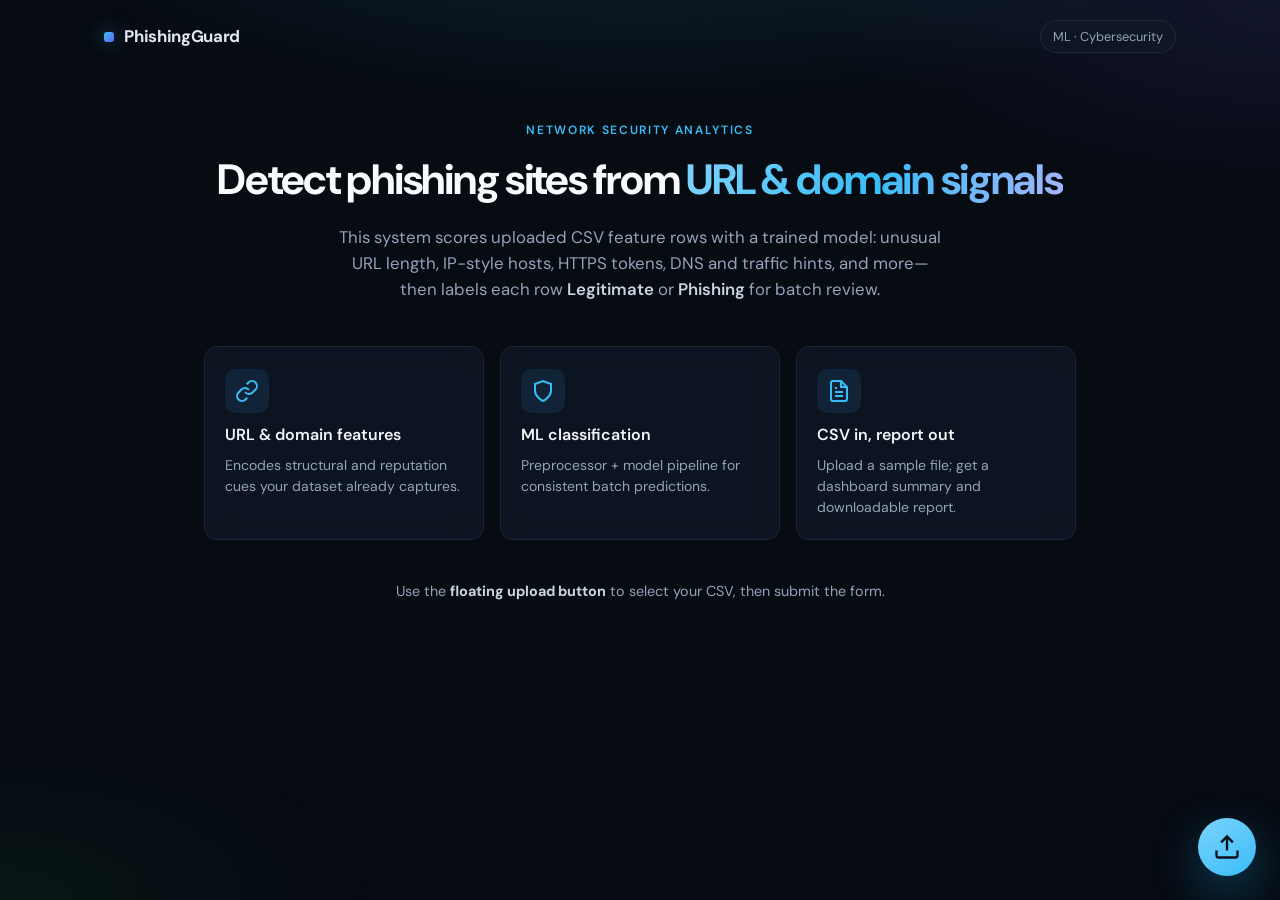
<file: templates/index.html>
<!DOCTYPE html>
<html lang="en">

<head>
    <meta charset="UTF-8">
    <meta name="viewport" content="width=device-width, initial-scale=1.0">
    <title>PhishingGuard — URL Intelligence</title>
    <link rel="preconnect" href="https://fonts.googleapis.com">
    <link rel="preconnect" href="https://fonts.gstatic.com" crossorigin>
    <link
        href="https://fonts.googleapis.com/css2?family=DM+Sans:ital,opsz,wght@0,9..40,400;0,9..40,500;0,9..40,600;0,9..40,700&display=swap"
        rel="stylesheet">
    <link rel="stylesheet" href="/static/style.css">
</head>

<body class="page-home">
    <div class="bg-mesh" aria-hidden="true"></div>

    <header class="top-nav">
        <a href="/" class="brand">
            <span class="brand-mark"></span>
            <span class="brand-text">PhishingGuard</span>
        </a>
        <span class="nav-tag">ML · Cybersecurity</span>
    </header>

    <main class="home-main">
        <section class="hero">
            <p class="eyebrow">Network security analytics</p>
            <h1>Detect phishing sites from <span class="text-gradient">URL &amp; domain signals</span></h1>
            <p class="lead">
                This system scores uploaded CSV feature rows with a trained model: unusual URL length,
                IP-style hosts, HTTPS tokens, DNS and traffic hints, and more—then labels each row
                <strong>Legitimate</strong> or <strong>Phishing</strong> for batch review.
            </p>
        </section>

        <section class="features" aria-label="Capabilities">
            <article class="feature-card">
                <div class="feature-icon" aria-hidden="true">
                    <svg width="24" height="24" viewBox="0 0 24 24" fill="none" stroke="currentColor" stroke-width="2">
                        <path d="M10 13a5 5 0 0 0 7.54.54l3-3a5 5 0 0 0-7.07-7.07l-1.72 1.71" />
                        <path d="M14 11a5 5 0 0 0-7.54-.54l-3 3a5 5 0 0 0 7.07 7.07l1.71-1.71" />
                    </svg>
                </div>
                <h2>URL &amp; domain features</h2>
                <p>Encodes structural and reputation cues your dataset already captures.</p>
            </article>
            <article class="feature-card">
                <div class="feature-icon" aria-hidden="true">
                    <svg width="24" height="24" viewBox="0 0 24 24" fill="none" stroke="currentColor" stroke-width="2">
                        <path d="M12 22s8-4 8-10V5l-8-3-8 3v7c0 6 8 10 8 10z" />
                    </svg>
                </div>
                <h2>ML classification</h2>
                <p>Preprocessor + model pipeline for consistent batch predictions.</p>
            </article>
            <article class="feature-card">
                <div class="feature-icon" aria-hidden="true">
                    <svg width="24" height="24" viewBox="0 0 24 24" fill="none" stroke="currentColor" stroke-width="2">
                        <path d="M14 2H6a2 2 0 0 0-2 2v16a2 2 0 0 0 2 2h12a2 2 0 0 0 2-2V8z" />
                        <path d="M14 2v6h6M16 13H8M16 17H8M10 9H8" />
                    </svg>
                </div>
                <h2>CSV in, report out</h2>
                <p>Upload a sample file; get a dashboard summary and downloadable report.</p>
            </article>
        </section>

        <p class="upload-hint">
            Use the <strong>floating upload button</strong> to select your CSV, then submit the form.
        </p>
    </main>

    <form id="upload-form" class="sr-only" action="/predict" method="post" enctype="multipart/form-data">
        <input type="file" name="file" id="file-input" accept=".csv,text/csv" required>
    </form>

    <div class="fab-wrap" role="group" aria-label="Upload CSV">
        <button type="button" class="fab" id="fab-trigger" title="Upload CSV for analysis"
            aria-label="Upload CSV for analysis">
            <svg width="28" height="28" viewBox="0 0 24 24" fill="none" stroke="currentColor" stroke-width="2"
                aria-hidden="true">
                <path d="M21 15v4a2 2 0 0 1-2 2H5a2 2 0 0 1-2-2v-4" />
                <polyline points="17 8 12 3 7 8" />
                <line x1="12" y1="3" x2="12" y2="15" />
            </svg>
        </button>
        <span class="fab-label" id="fab-filename" hidden></span>
        <button type="submit" form="upload-form" class="fab-submit" id="fab-submit" hidden>Run analysis</button>
    </div>

    <script>
        (function () {
            var input = document.getElementById("file-input");
            var fab = document.getElementById("fab-trigger");
            var label = document.getElementById("fab-filename");
            var submitBtn = document.getElementById("fab-submit");
            fab.addEventListener("click", function () { input.click(); });
            input.addEventListener("change", function () {
                if (input.files && input.files.length) {
                    label.textContent = input.files[0].name;
                    label.hidden = false;
                    submitBtn.hidden = false;
                } else {
                    label.hidden = true;
                    submitBtn.hidden = true;
                }
            });
        })();
    </script>
</body>

</html>
</file>
<file: static/style.css>
/* --- Design tokens --- */
:root {
    --bg-deep: #070b12;
    --bg: #0c111c;
    --surface: rgba(17, 24, 39, 0.72);
    --surface-solid: #111827;
    --border: rgba(148, 163, 184, 0.12);
    --border-strong: rgba(56, 189, 248, 0.25);
    --text: #e2e8f0;
    --muted: #94a3b8;
    --accent: #38bdf8;
    --accent-dim: #0ea5e9;
    --safe: #22c55e;
    --safe-bg: rgba(34, 197, 94, 0.12);
    --phish: #f87171;
    --phish-bg: rgba(248, 113, 113, 0.12);
    --radius: 14px;
    --radius-sm: 10px;
    --font: "DM Sans", system-ui, -apple-system, sans-serif;
    --shadow-lg: 0 24px 80px rgba(0, 0, 0, 0.45);
    --shadow-fab: 0 16px 48px rgba(14, 165, 233, 0.35);
}

*,
*::before,
*::after {
    box-sizing: border-box;
}

html {
    scroll-behavior: smooth;
}

body {
    margin: 0;
    min-height: 100vh;
    font-family: var(--font);
    font-size: 16px;
    line-height: 1.55;
    color: var(--text);
    background: var(--bg-deep);
    -webkit-font-smoothing: antialiased;
}

.bg-mesh {
    position: fixed;
    inset: 0;
    pointer-events: none;
    z-index: 0;
    background:
        radial-gradient(ellipse 100% 60% at 50% -20%, rgba(56, 189, 248, 0.18), transparent 55%),
        radial-gradient(ellipse 80% 50% at 100% 0%, rgba(99, 102, 241, 0.12), transparent 45%),
        radial-gradient(ellipse 60% 40% at 0% 100%, rgba(34, 197, 94, 0.06), transparent 50%);
}

.bg-mesh--subtle {
    opacity: 0.65;
}

.top-nav {
    position: relative;
    z-index: 2;
    display: flex;
    align-items: center;
    justify-content: space-between;
    max-width: 1120px;
    margin: 0 auto;
    padding: 1.25rem 1.5rem;
}

.brand {
    display: inline-flex;
    align-items: center;
    gap: 0.65rem;
    text-decoration: none;
    color: var(--text);
    font-weight: 700;
    font-size: 1.05rem;
    letter-spacing: -0.02em;
}

.brand-mark {
    width: 10px;
    height: 10px;
    border-radius: 3px;
    background: linear-gradient(135deg, var(--accent), #6366f1);
    box-shadow: 0 0 20px rgba(56, 189, 248, 0.5);
}

.nav-tag {
    font-size: 0.8rem;
    color: var(--muted);
    padding: 0.35rem 0.75rem;
    border: 1px solid var(--border);
    border-radius: 999px;
    background: var(--surface);
}

.nav-link {
    font-size: 0.9rem;
    font-weight: 500;
    color: var(--accent);
    text-decoration: none;
}

.nav-link:hover {
    color: #7dd3fc;
}

/* --- Home --- */
.page-home .home-main {
    position: relative;
    z-index: 1;
    max-width: 920px;
    margin: 0 auto;
    padding: 2rem 1.5rem 7rem;
}

.hero {
    text-align: center;
    padding-top: 1rem;
}

.eyebrow {
    font-size: 0.75rem;
    font-weight: 600;
    letter-spacing: 0.14em;
    text-transform: uppercase;
    color: var(--accent);
    margin: 0 0 1rem;
}

.hero h1 {
    margin: 0;
    font-size: clamp(1.85rem, 4.5vw, 2.65rem);
    font-weight: 700;
    line-height: 1.15;
    letter-spacing: -0.03em;
    color: #f8fafc;
}

.text-gradient {
    background: linear-gradient(105deg, #7dd3fc, var(--accent), #a5b4fc);
    -webkit-background-clip: text;
    background-clip: text;
    -webkit-text-fill-color: transparent;
}

.lead {
    margin: 1.25rem auto 0;
    max-width: 38rem;
    font-size: 1.05rem;
    color: var(--muted);
}

.lead strong {
    color: #cbd5e1;
    font-weight: 600;
}

.features {
    display: grid;
    grid-template-columns: repeat(3, 1fr);
    gap: 1rem;
    margin-top: 2.75rem;
}

.feature-card {
    padding: 1.35rem 1.25rem;
    border-radius: var(--radius);
    border: 1px solid var(--border);
    background: var(--surface);
    backdrop-filter: blur(12px);
    text-align: left;
}

.feature-card h2 {
    margin: 0.65rem 0 0.4rem;
    font-size: 1rem;
    font-weight: 600;
    color: #f1f5f9;
}

.feature-card p {
    margin: 0;
    font-size: 0.875rem;
    color: var(--muted);
    line-height: 1.5;
}

.feature-icon {
    width: 44px;
    height: 44px;
    display: flex;
    align-items: center;
    justify-content: center;
    border-radius: var(--radius-sm);
    background: rgba(56, 189, 248, 0.1);
    color: var(--accent);
}

.upload-hint {
    text-align: center;
    margin-top: 2.5rem;
    font-size: 0.9rem;
    color: var(--muted);
}

.upload-hint strong {
    color: #cbd5e1;
}

/* Screen-reader-only form */
.sr-only {
    position: absolute;
    width: 1px;
    height: 1px;
    padding: 0;
    margin: -1px;
    overflow: hidden;
    clip: rect(0, 0, 0, 0);
    white-space: nowrap;
    border: 0;
}

/* FAB */
.fab-wrap {
    position: fixed;
    z-index: 10;
    right: 1.5rem;
    bottom: 1.5rem;
    display: flex;
    flex-direction: column;
    align-items: flex-end;
    gap: 0.65rem;
}

.fab {
    width: 58px;
    height: 58px;
    border-radius: 50%;
    border: none;
    cursor: pointer;
    display: flex;
    align-items: center;
    justify-content: center;
    color: #0c111c;
    background: linear-gradient(145deg, #7dd3fc, var(--accent));
    box-shadow: var(--shadow-fab);
    transition: transform 0.2s ease, box-shadow 0.2s ease;
}

.fab:hover {
    transform: translateY(-3px);
    box-shadow: 0 20px 56px rgba(14, 165, 233, 0.45);
}

.fab:focus-visible {
    outline: 2px solid var(--accent);
    outline-offset: 3px;
}

.fab-label {
    max-width: 220px;
    padding: 0.45rem 0.75rem;
    font-size: 0.8rem;
    color: var(--text);
    background: var(--surface-solid);
    border: 1px solid var(--border);
    border-radius: var(--radius-sm);
    word-break: break-all;
    box-shadow: var(--shadow-lg);
}

.fab-submit {
    padding: 0.55rem 1.1rem;
    font-family: var(--font);
    font-size: 0.875rem;
    font-weight: 600;
    color: #0c111c;
    background: #f8fafc;
    border: none;
    border-radius: 999px;
    cursor: pointer;
    box-shadow: var(--shadow-lg);
    transition: background 0.15s ease;
}

.fab-submit:hover {
    background: #e2e8f0;
}

/* --- Results --- */
.page-results .results-main {
    position: relative;
    z-index: 1;
    max-width: 1200px;
    margin: 0 auto;
    padding: 1rem 1.5rem 3rem;
}

.results-hero {
    padding-top: 0.5rem;
    margin-bottom: 1.75rem;
}

.results-hero h1 {
    margin: 0.35rem 0 0.25rem;
    font-size: clamp(1.65rem, 3vw, 2.1rem);
    font-weight: 700;
    letter-spacing: -0.03em;
    color: #f8fafc;
}

.results-meta {
    margin: 0;
    font-size: 0.9rem;
    color: var(--muted);
}

.results-meta time {
    color: #cbd5e1;
}

.kpi-row {
    display: grid;
    grid-template-columns: repeat(3, 1fr);
    gap: 1rem;
    margin-bottom: 1.25rem;
}

.kpi-card {
    padding: 1.25rem 1.35rem;
    border-radius: var(--radius);
    border: 1px solid var(--border);
    background: var(--surface);
    backdrop-filter: blur(12px);
}

.kpi-card--safe {
    border-color: rgba(34, 197, 94, 0.35);
    background: linear-gradient(160deg, var(--safe-bg), var(--surface));
}

.kpi-card--risk {
    border-color: rgba(248, 113, 113, 0.35);
    background: linear-gradient(160deg, var(--phish-bg), var(--surface));
}

.kpi-label {
    display: block;
    font-size: 0.75rem;
    font-weight: 600;
    text-transform: uppercase;
    letter-spacing: 0.06em;
    color: var(--muted);
}

.kpi-value {
    display: block;
    margin-top: 0.35rem;
    font-size: 2rem;
    font-weight: 700;
    letter-spacing: -0.02em;
    line-height: 1;
    color: #f8fafc;
}

.kpi-hint {
    display: block;
    margin-top: 0.5rem;
    font-size: 0.85rem;
    color: var(--muted);
}

.dist-bar {
    display: flex;
    height: 10px;
    border-radius: 999px;
    overflow: hidden;
    background: var(--surface-solid);
    border: 1px solid var(--border);
}

.dist-bar__safe {
    background: linear-gradient(90deg, #16a34a, var(--safe));
    min-width: 0;
    transition: width 0.4s ease;
}

.dist-bar__phish {
    background: linear-gradient(90deg, #ef4444, var(--phish));
    min-width: 0;
    transition: width 0.4s ease;
}

.dist-legend {
    display: flex;
    flex-wrap: wrap;
    gap: 1.25rem;
    margin-top: 0.65rem;
    font-size: 0.8rem;
    color: var(--muted);
}

.dot {
    display: inline-block;
    width: 8px;
    height: 8px;
    border-radius: 50%;
    margin-right: 0.35rem;
    vertical-align: middle;
}

.dot--safe {
    background: var(--safe);
}

.dot--phish {
    background: var(--phish);
}

.panel {
    margin-top: 1.75rem;
    padding: 1.5rem;
    border-radius: var(--radius);
    border: 1px solid var(--border);
    background: var(--surface);
    backdrop-filter: blur(14px);
    box-shadow: 0 4px 40px rgba(0, 0, 0, 0.25);
}

.panel-head {
    display: flex;
    flex-wrap: wrap;
    align-items: flex-start;
    justify-content: space-between;
    gap: 1rem;
    margin-bottom: 1rem;
}

.panel-title {
    margin: 0;
    font-size: 1.15rem;
    font-weight: 600;
    color: #f8fafc;
}

.panel-sub {
    margin: 0.35rem 0 0;
    font-size: 0.875rem;
    color: var(--muted);
}

.panel-actions {
    display: flex;
    flex-wrap: wrap;
    gap: 0.5rem;
}

.btn {
    display: inline-flex;
    align-items: center;
    justify-content: center;
    padding: 0.55rem 1.1rem;
    font-family: var(--font);
    font-size: 0.875rem;
    font-weight: 600;
    border-radius: var(--radius-sm);
    text-decoration: none;
    cursor: pointer;
    border: 1px solid transparent;
    transition: background 0.15s ease, border-color 0.15s ease, color 0.15s ease;
}

.btn-primary {
    color: #0c111c;
    background: linear-gradient(145deg, #7dd3fc, var(--accent));
    border-color: rgba(56, 189, 248, 0.4);
}

.btn-primary:hover {
    filter: brightness(1.05);
}

.btn-ghost {
    color: var(--text);
    background: transparent;
    border-color: var(--border);
}

.btn-ghost:hover {
    border-color: var(--border-strong);
    background: rgba(255, 255, 255, 0.04);
}

.table-note {
    margin: 0 0 1rem;
    padding: 0.65rem 0.85rem;
    font-size: 0.85rem;
    color: #fcd34d;
    background: rgba(251, 191, 36, 0.08);
    border: 1px solid rgba(251, 191, 36, 0.2);
    border-radius: var(--radius-sm);
}

.table-scroll {
    overflow-x: auto;
    border-radius: var(--radius-sm);
    border: 1px solid var(--border);
    max-height: min(62vh, 560px);
    overflow-y: auto;
}

.data-table {
    width: 100%;
    border-collapse: separate;
    border-spacing: 0;
    font-size: 0.8rem;
}

.data-table thead th {
    position: sticky;
    top: 0;
    z-index: 1;
    padding: 0.65rem 0.75rem;
    text-align: left;
    font-weight: 600;
    color: #cbd5e1;
    background: var(--surface-solid);
    border-bottom: 1px solid var(--border);
    white-space: nowrap;
}

.data-table tbody td {
    padding: 0.5rem 0.75rem;
    border-bottom: 1px solid var(--border);
    color: #e2e8f0;
    white-space: nowrap;
    max-width: 200px;
    overflow: hidden;
    text-overflow: ellipsis;
}

.data-table tbody tr:nth-child(even) td {
    background: rgba(255, 255, 255, 0.02);
}

.data-table tbody tr:hover td {
    background: rgba(56, 189, 248, 0.06);
}

.badge {
    display: inline-flex;
    align-items: center;
    padding: 0.2rem 0.55rem;
    font-size: 0.72rem;
    font-weight: 600;
    text-transform: uppercase;
    letter-spacing: 0.04em;
    border-radius: 999px;
    white-space: nowrap;
}

.badge--safe {
    color: #86efac;
    background: var(--safe-bg);
    border: 1px solid rgba(34, 197, 94, 0.35);
}

.badge--phish {
    color: #fecaca;
    background: var(--phish-bg);
    border: 1px solid rgba(248, 113, 113, 0.35);
}

@media (max-width: 820px) {
    .features {
        grid-template-columns: 1fr;
    }

    .kpi-row {
        grid-template-columns: 1fr;
    }

    .panel-head {
        flex-direction: column;
    }

    .panel-actions {
        width: 100%;
    }

    .panel-actions .btn {
        flex: 1;
        min-width: 0;
    }
}
</file>
